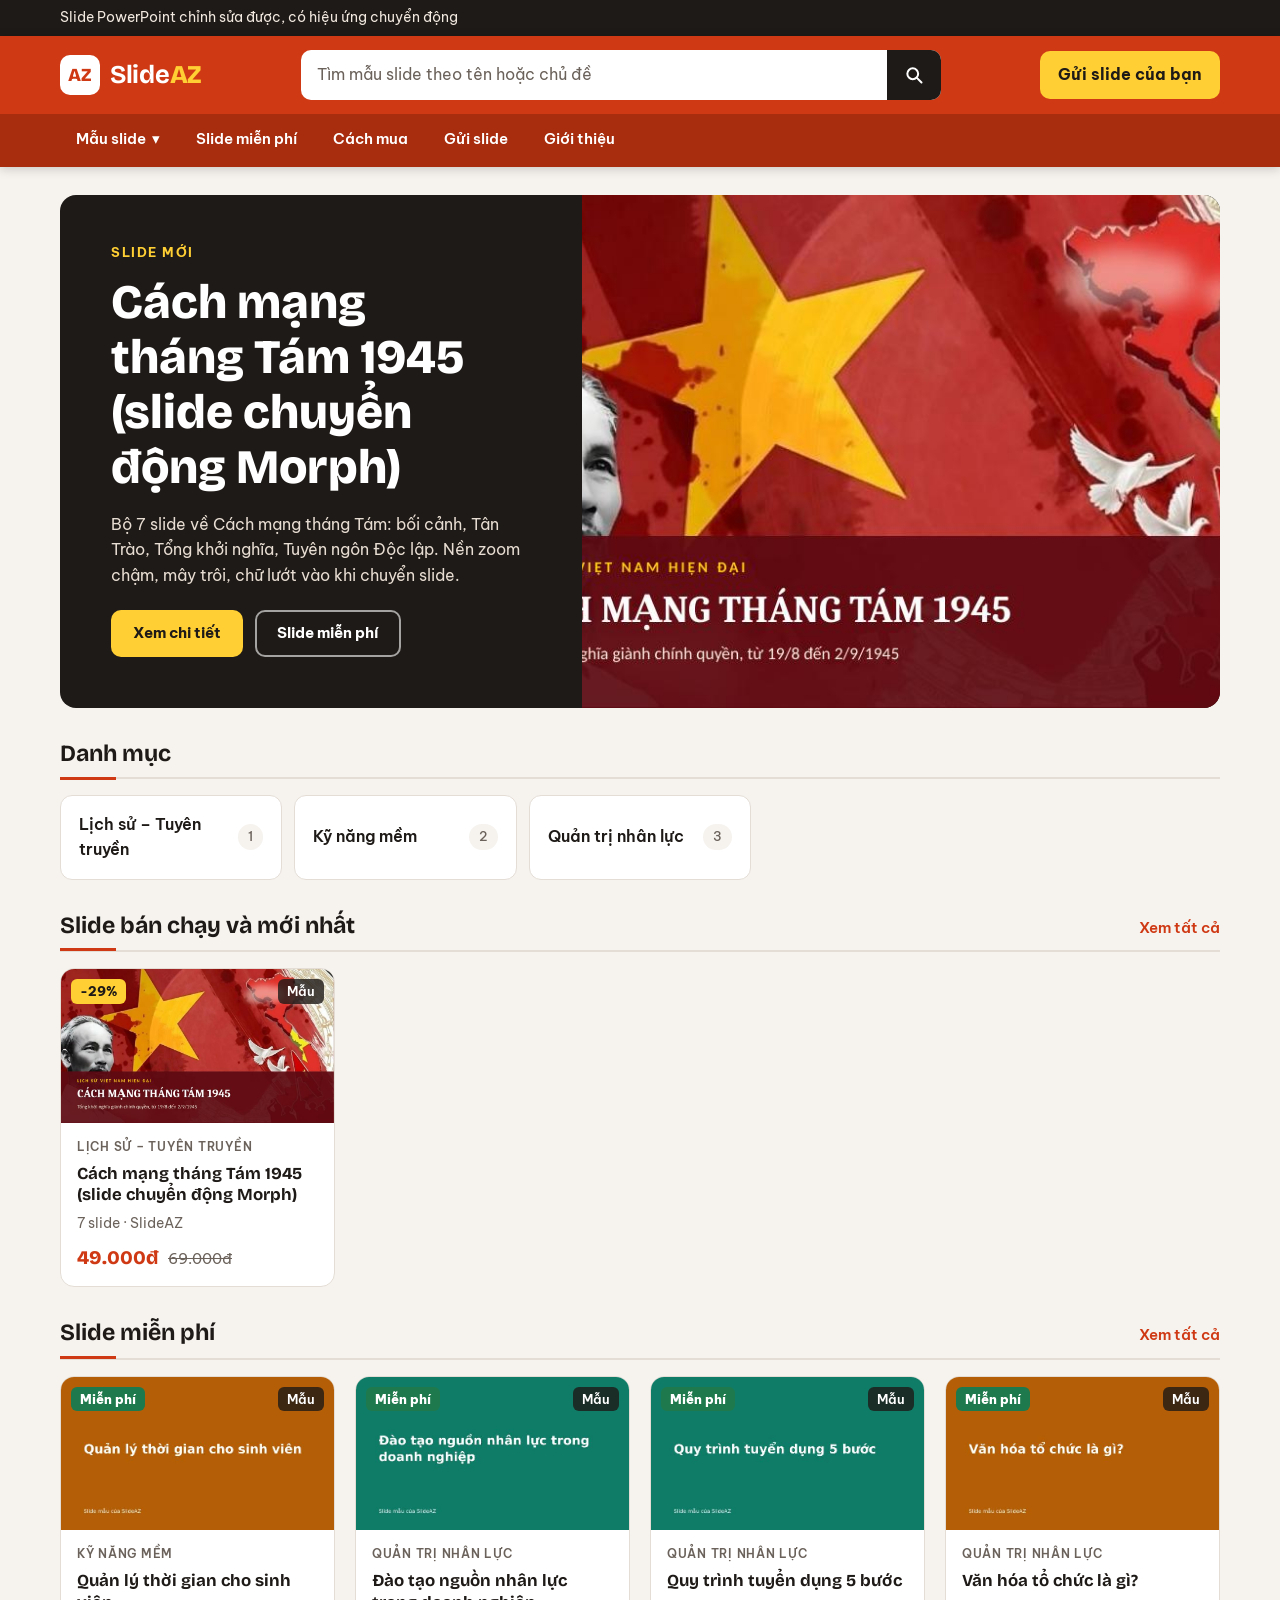
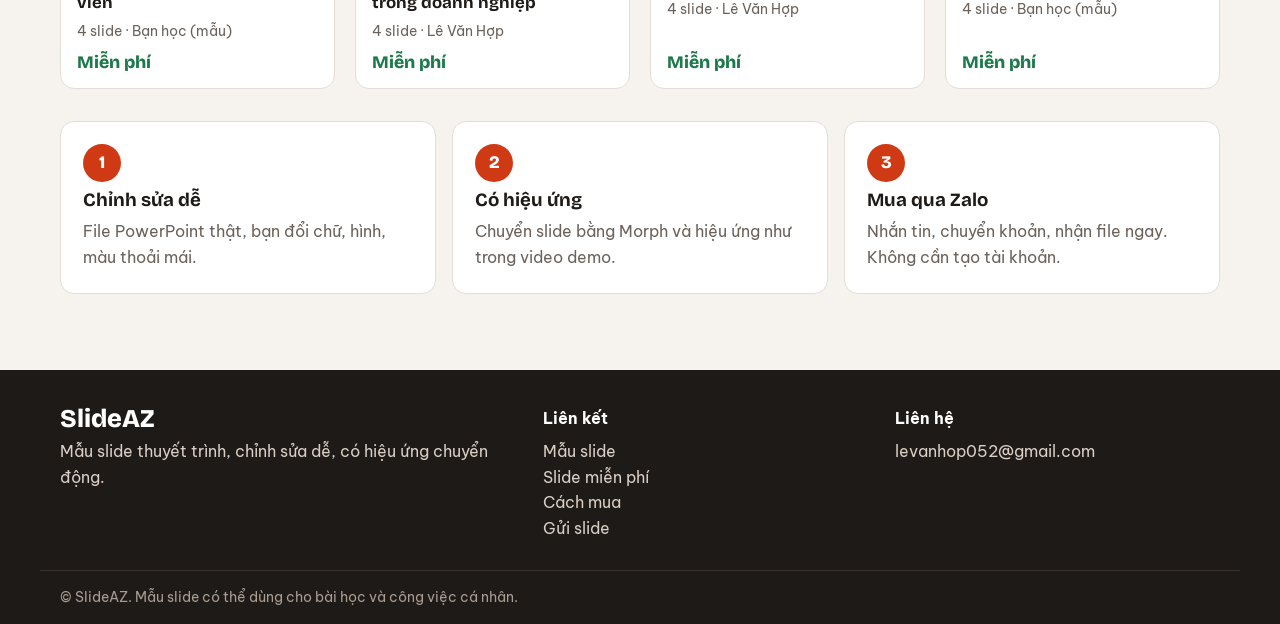
<file: index.html>
<!doctype html>
<html lang="vi">
<head>
  <meta charset="utf-8">
  <meta name="google-site-verification" content="nWclXbfkez8jk7Cz_8bxrauU-AhaGDhslzY2Kws5x5A" />
  <meta name="google-site-verification" content="x940_o5u7cMKrPMRGy73ZlWRi11cRajKL7i-rqTfwqo" />
  <meta name="viewport" content="width=device-width, initial-scale=1">
  <title>SlideAZ: mẫu slide thuyết trình đẹp, có hiệu ứng chuyển động</title>
  <meta name="description" content="SlideAZ bán và chia sẻ mẫu slide PowerPoint thuyết trình, có hiệu ứng chuyển động, chỉnh sửa dễ dàng. Có cả slide miễn phí.">
  <link rel="preconnect" href="https://fonts.googleapis.com">
  <link rel="preconnect" href="https://fonts.gstatic.com" crossorigin>
  <link href="https://fonts.googleapis.com/css2?family=Be+Vietnam+Pro:wght@400;500;600;700&family=Bricolage+Grotesque:opsz,wght@12..96,600;700;800&display=swap" rel="stylesheet">
  <link rel="stylesheet" href="style.css">
</head>
<body>

<!-- Dải trên cùng -->
<div class="strip">
  <div class="wrap strip-in">
    <p class="strip-note">Slide PowerPoint chỉnh sửa được, có hiệu ứng chuyển động</p>
    <div class="social" id="social"></div>
  </div>
</div>

<!-- Đầu trang -->
<header class="head">
  <div class="wrap head-in">
    <a class="logo" href="#home" aria-label="SlideAZ, về trang chủ"><span class="logo-mark" aria-hidden="true">AZ</span><span class="logo-name">Slide<b>AZ</b></span></a>
    <form class="search" id="search-form" role="search">
      <label class="sr-only" for="q">Tìm mẫu slide</label>
      <input id="q" type="search" placeholder="Tìm mẫu slide theo tên hoặc chủ đề" autocomplete="off">
      <button type="submit" aria-label="Tìm"><svg viewBox="0 0 24 24" width="20" height="20" aria-hidden="true"><circle cx="10.5" cy="10.5" r="6.5" fill="none" stroke="currentColor" stroke-width="2.4"/><path d="M15.5 15.5 21 21" stroke="currentColor" stroke-width="2.4" stroke-linecap="round"/></svg></button>
    </form>
    <a class="head-cta" href="#send">Gửi slide của bạn</a>
  </div>
  <nav class="nav" aria-label="Điều hướng chính">
    <div class="wrap nav-in">
      <div class="drop">
        <a href="#shop" data-view="shop">Mẫu slide <span aria-hidden="true">▾</span></a>
        <div class="drop-menu" id="drop-menu"></div>
      </div>
      <a href="#free" data-view="free">Slide miễn phí</a>
      <a href="#how" data-view="how">Cách mua</a>
      <a href="#send" data-view="send">Gửi slide</a>
      <a href="#about" data-view="about">Giới thiệu</a>
    </div>
  </nav>
</header>

<main class="wrap">

  <!-- TRANG CHỦ -->
  <section id="view-home" class="view" hidden>
    <div class="hero" id="hero"></div>

    <div class="block">
      <div class="block-head"><h2>Danh mục</h2></div>
      <div class="cats" id="cats"></div>
    </div>

    <div class="block">
      <div class="block-head"><h2>Slide bán chạy và mới nhất</h2><a href="#shop" class="more">Xem tất cả</a></div>
      <div class="grid" id="grid-paid"></div>
    </div>

    <div class="block">
      <div class="block-head"><h2>Slide miễn phí</h2><a href="#free" class="more">Xem tất cả</a></div>
      <div class="grid" id="grid-free"></div>
    </div>

    <div class="block why">
      <div class="why-item"><span class="why-no">1</span><h3>Chỉnh sửa dễ</h3><p>File PowerPoint thật, bạn đổi chữ, hình, màu thoải mái.</p></div>
      <div class="why-item"><span class="why-no">2</span><h3>Có hiệu ứng</h3><p>Chuyển slide bằng Morph và hiệu ứng như trong video demo.</p></div>
      <div class="why-item"><span class="why-no">3</span><h3>Mua qua Zalo</h3><p>Nhắn tin, chuyển khoản, nhận file ngay. Không cần tạo tài khoản.</p></div>
    </div>
  </section>

  <!-- CỬA HÀNG -->
  <section id="view-shop" class="view" hidden>
    <p class="crumb"><a href="#home">Trang chủ</a> / <span>Mẫu slide</span></p>
    <h1 class="page-title">Tất cả mẫu slide</h1>
    <div class="shop">
      <aside class="side" aria-label="Bộ lọc">
        <h2>Chủ đề</h2>
        <div class="side-list" id="side-topics"></div>
        <h2>Loại</h2>
        <div class="side-list" id="side-type"></div>
      </aside>
      <div class="shop-main">
        <div class="shop-bar">
          <p class="count" id="count" aria-live="polite"></p>
          <label class="sort"><span class="sr-only">Sắp xếp</span>
            <select id="sort">
              <option value="new">Mới nhất</option>
              <option value="low">Giá thấp đến cao</option>
              <option value="high">Giá cao đến thấp</option>
            </select>
          </label>
        </div>
        <div class="grid" id="grid-shop"></div>
      </div>
    </div>
  </section>

  <!-- MIỄN PHÍ -->
  <section id="view-free" class="view" hidden>
    <p class="crumb"><a href="#home">Trang chủ</a> / <span>Slide miễn phí</span></p>
    <h1 class="page-title">Slide miễn phí</h1>
    <p class="lead">Tải về dùng ngay, không cần đăng ký. Bạn cũng có thể gửi slide của mình để chia sẻ.</p>
    <div class="grid" id="grid-freeall"></div>
  </section>

  <!-- CHI TIẾT SẢN PHẨM -->
  <section id="view-product" class="view" hidden>
    <p class="crumb"><a href="#home">Trang chủ</a> / <a href="#shop">Mẫu slide</a> / <span id="p-crumb"></span></p>
    <div class="product">
      <div class="p-media">
        <div class="p-frame"><img id="p-img" alt=""></div>
        <p class="p-hint">Ảnh tổng hợp toàn bộ các slide trong bộ</p>
      </div>
      <div class="p-info">
        <h1 id="p-title"></h1>
        <p class="p-code" id="p-code"></p>
        <div class="p-price" id="p-price"></div>
        <p class="p-rights">Có thể dùng cho bài học và công việc cá nhân. Không bán lại, không đăng lại.</p>
        <div class="p-actions" id="p-actions"></div>
        <table class="specs" id="p-specs"></table>
      </div>
    </div>
    <div class="p-desc">
      <h2>Mô tả</h2>
      <p id="p-summary"></p>
    </div>
    <div class="p-viewer" id="p-viewer" hidden>
      <h2>Xem thử</h2>
      <iframe id="p-frame" class="frame" title="Khung xem slide" loading="lazy"></iframe>
    </div>
    <div class="block">
      <div class="block-head"><h2>Có thể bạn quan tâm</h2></div>
      <div class="grid" id="grid-related"></div>
    </div>
  </section>

  <!-- CÁCH MUA -->
  <section id="view-how" class="view" hidden>
    <p class="crumb"><a href="#home">Trang chủ</a> / <span>Cách mua</span></p>
    <h1 class="page-title">Cách mua slide</h1>
    <ol class="steps">
      <li><h3>Chọn mẫu</h3><p>Xem ảnh tổng hợp và video demo, chọn bộ slide bạn thích.</p></li>
      <li><h3>Nhắn tin cho SlideAZ</h3><p>Bấm nút Zalo hoặc Messenger ở trang sản phẩm, gửi mã sản phẩm (ví dụ SA-001).</p></li>
      <li><h3>Chuyển khoản</h3><p>Bạn nhận số tài khoản qua tin nhắn. Chuyển khoản xong, gửi ảnh xác nhận.</p></li>
      <li><h3>Nhận file</h3><p>Chúng mình gửi link tải file PowerPoint. Cần hỗ trợ sửa thì nhắn lại.</p></li>
    </ol>
    <div class="note">
      <h2>Lưu ý khi dùng</h2>
      <ul>
        <li>Hiệu ứng Morph cần PowerPoint bản 2019 hoặc Microsoft 365. Bản cũ vẫn mở được, chỉ chuyển slide bằng hiệu ứng mờ.</li>
        <li>Ảnh trong slide đã được kiểm tra nguồn. Nếu bạn thay ảnh khác, hãy dùng ảnh có quyền sử dụng.</li>
        <li>Chỉ dùng cho mục đích của bạn, vui lòng không bán lại hay đăng lại file.</li>
      </ul>
    </div>
  </section>

  <!-- GỬI SLIDE -->
  <section id="view-send" class="view" hidden>
    <p class="crumb"><a href="#home">Trang chủ</a> / <span>Gửi slide</span></p>
    <h1 class="page-title">Gửi slide của bạn</h1>
    <p class="lead">Slide được xem qua trước khi hiện lên trang, thường trong vài ngày.</p>
    <div class="submit">
      <ul class="rules">
        <li>Chỉ nhận file <strong>PDF</strong>, tối đa <strong>20 MB</strong>.</li>
        <li>Bạn là tác giả, hoặc được phép chia sẻ nội dung và hình ảnh trong slide.</li>
        <li>Kiểm tra lại số điện thoại, email, mã sinh viên trên trang bìa trước khi gửi.</li>
        <li>SlideAZ có thể từ chối hoặc gỡ slide không phù hợp.</li>
      </ul>
      <div class="submit-action" id="submit-action"></div>
    </div>
  </section>

  <!-- GIỚI THIỆU -->
  <section id="view-about" class="view" hidden>
    <p class="crumb"><a href="#home">Trang chủ</a> / <span>Giới thiệu</span></p>
    <h1 class="page-title">Giới thiệu SlideAZ</h1>
    <div class="prose">
      <p>SlideAZ là nơi chia sẻ và bán mẫu slide thuyết trình, từ bài học trên lớp đến slide có hiệu ứng chuyển động. Trang do <span data-owner></span> làm và duy trì.</p>
      <h2>Xem và tải</h2>
      <p>Slide miễn phí tải về dùng ngay. Slide bán có ảnh xem trước và video demo, mua qua Zalo hoặc Messenger.</p>
      <h2>Gỡ bài hoặc báo lỗi</h2>
      <p>Nếu slide của bạn bị đăng khi chưa được phép, hoặc có chỗ sai, hãy báo để bài được gỡ hoặc sửa.</p>
      <p id="contact-line" hidden>Liên hệ: <span id="contact-text"></span></p>
    </div>
  </section>

</main>

<footer class="foot">
  <div class="wrap foot-in">
    <div>
      <p class="foot-logo">SlideAZ</p>
      <p>Mẫu slide thuyết trình, chỉnh sửa dễ, có hiệu ứng chuyển động.</p>
    </div>
    <div>
      <p class="foot-h">Liên kết</p>
      <p><a href="#shop">Mẫu slide</a></p>
      <p><a href="#free">Slide miễn phí</a></p>
      <p><a href="#how">Cách mua</a></p>
      <p><a href="#send">Gửi slide</a></p>
    </div>
    <div>
      <p class="foot-h">Liên hệ</p>
      <p id="foot-contact"></p>
    </div>
  </div>
  <div class="wrap foot-copy"><p>© SlideAZ. Mẫu slide có thể dùng cho bài học và công việc cá nhân.</p></div>
</footer>

<script src="slides-data.js"></script>
<script src="app.js"></script>
</body>
</html>
</file>
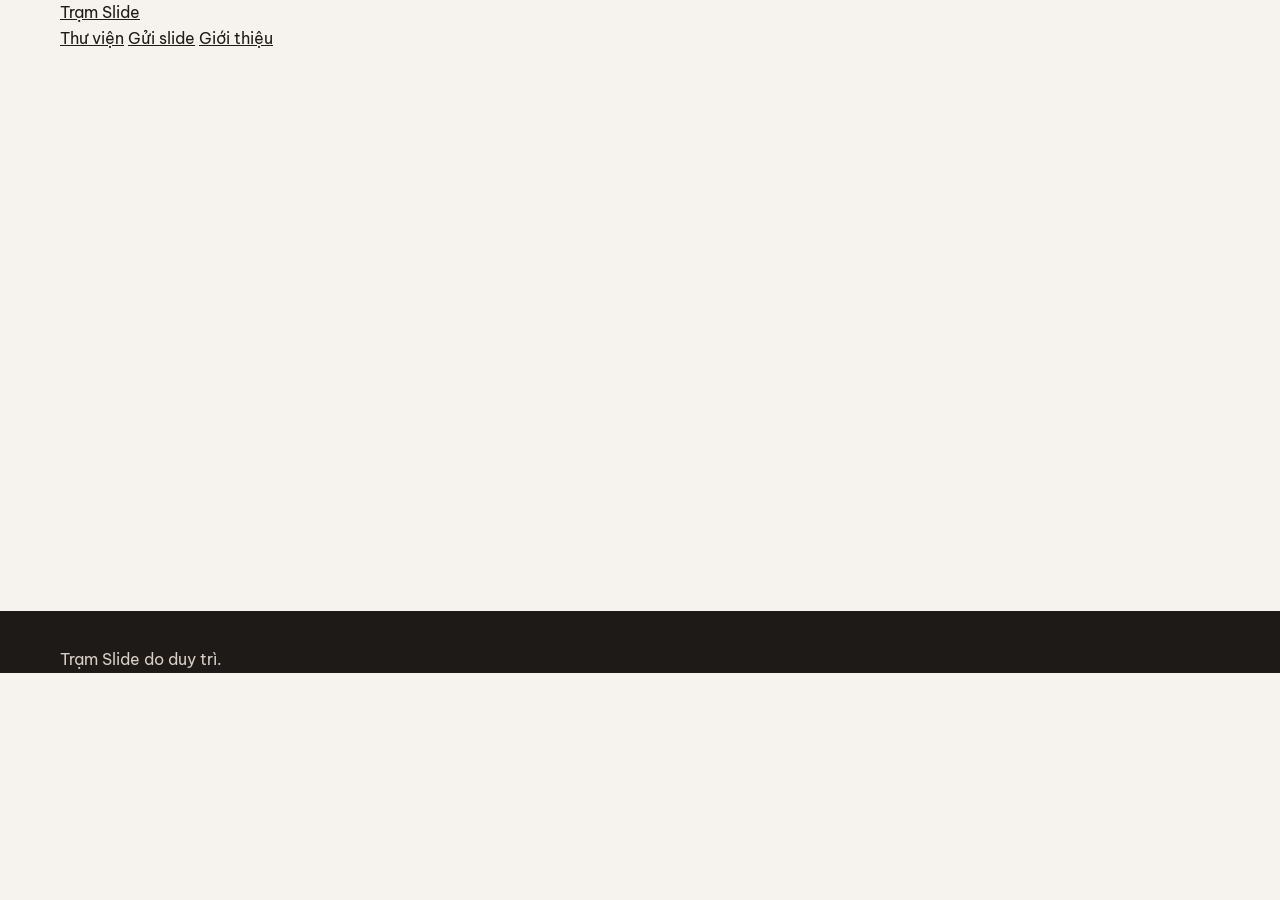
<file: index (1).html>
<!doctype html>
<html lang="vi">
<head>
  <meta charset="utf-8">
  <meta name="google-site-verification" content="nWclXbfkez8jk7Cz_8bxrauU-AhaGDhslzY2Kws5x5A" />
  <meta name="viewport" content="width=device-width, initial-scale=1">
  <title>Trạm Slide</title>
  <meta name="description" content="Nơi đăng và xem slide học tập. Ai cũng xem được, ai cũng gửi được.">
  <link rel="preconnect" href="https://fonts.googleapis.com">
  <link rel="preconnect" href="https://fonts.gstatic.com" crossorigin>
  <link href="https://fonts.googleapis.com/css2?family=Be+Vietnam+Pro:wght@400;500;600&family=Bricolage+Grotesque:opsz,wght@12..96,600;700&family=IBM+Plex+Mono:wght@400;500&display=swap" rel="stylesheet">
  <link rel="stylesheet" href="style.css">
</head>
<body>

<header class="top">
  <div class="wrap bar">
    <a class="brand" href="#home"><span class="mark" aria-hidden="true"></span>Trạm Slide</a>
    <nav aria-label="Điều hướng chính">
      <a href="#home" data-view="home">Thư viện</a>
      <a href="#send" data-view="send">Gửi slide</a>
      <a href="#about" data-view="about">Giới thiệu</a>
    </nav>
  </div>
</header>

<main class="wrap">

  <!-- THƯ VIỆN (TRANG CHỦ) -->
  <section id="view-home" class="view" hidden>
    <div class="hero">
      <h1>Slide học tập của mọi người, đặt ở một trạm.</h1>
      <p class="lead">Ai cũng xem được, ai cũng gửi được. Bấm vào một slide để xem ngay trên trang, hoặc tải file PDF về.</p>
    </div>

    <div class="toolbar">
      <label class="sr-only" for="q">Tìm slide</label>
      <input id="q" class="search" type="search" placeholder="Tìm theo tên slide, tác giả hoặc chủ đề" autocomplete="off">
      <div class="chips" id="chips" role="group" aria-label="Lọc theo chủ đề"></div>
    </div>

    <div>
      <p class="count" id="count" aria-live="polite"></p>
      <div class="board" id="board" role="list"></div>
    </div>
  </section>

  <!-- GỬI SLIDE -->
  <section id="view-send" class="view" hidden>
    <div class="page-head">
      <h1>Gửi slide của bạn</h1>
      <p class="lead">Slide được xem qua trước khi hiện lên thư viện, thường trong vài ngày.</p>
    </div>
    <div class="submit">
      <ul class="rules">
        <li>Chỉ nhận file <strong>PDF</strong>, tối đa <strong>20 MB</strong>.</li>
        <li>Bạn là tác giả, hoặc được phép chia sẻ nội dung và hình ảnh trong slide.</li>
        <li>Kiểm tra lại số điện thoại, email, mã sinh viên trên trang bìa trước khi gửi.</li>
        <li>Chủ trang có thể từ chối hoặc gỡ slide không phù hợp.</li>
      </ul>
      <div class="submit-action" id="submit-action"></div>
    </div>
  </section>

  <!-- GIỚI THIỆU -->
  <section id="view-about" class="view" hidden>
    <div class="page-head">
      <h1>Giới thiệu</h1>
    </div>
    <div class="prose">
      <p>Trạm Slide là nơi gom slide học tập về một chỗ để dễ tìm và dễ xem. Trang do <span data-owner></span> làm và duy trì.</p>
      <h2>Ai dùng được</h2>
      <p>Mọi người đều xem và tải slide miễn phí. Ai có slide muốn chia sẻ có thể gửi ở mục <em>Gửi slide</em>.</p>
      <h2>Xem và tải slide</h2>
      <p>Bấm vào một slide để xem ngay trên trang. Nút <em>Tải về</em> lưu file PDF vào máy. Nếu khung xem bị trống, dùng nút <em>Mở trong tab mới</em>.</p>
      <h2>Gỡ bài hoặc báo lỗi</h2>
      <p>Nếu slide của bạn bị đăng khi chưa được phép, hoặc có chỗ sai, hãy báo để bài được gỡ hoặc sửa.</p>
      <p id="contact-line" hidden>Liên hệ: <span id="contact-text"></span></p>
    </div>
  </section>

  <!-- XEM SLIDE -->
  <section id="view-viewer" class="view" hidden>
    <p class="back"><a href="#home">← Quay lại thư viện</a></p>
    <div class="viewer-head">
      <div class="viewer-title">
        <h1 id="viewer-title"></h1>
        <p class="meta" id="viewer-meta"></p>
        <p class="summary" id="viewer-summary"></p>
      </div>
      <div class="viewer-actions">
        <a class="btn primary" id="viewer-download" href="#" download>Tải về</a>
        <a class="btn" id="viewer-open" href="#" target="_blank" rel="noopener">Mở trong tab mới</a>
      </div>
    </div>
    <iframe id="viewer-frame" class="frame" title="Khung xem slide" loading="lazy"></iframe>
  </section>

</main>

<footer class="foot">
  <div class="wrap">Trạm Slide do <span data-owner></span> duy trì.</div>
</footer>

<script src="slides-data.js"></script>
<script src="app.js"></script>
</body>
</html>
</file>
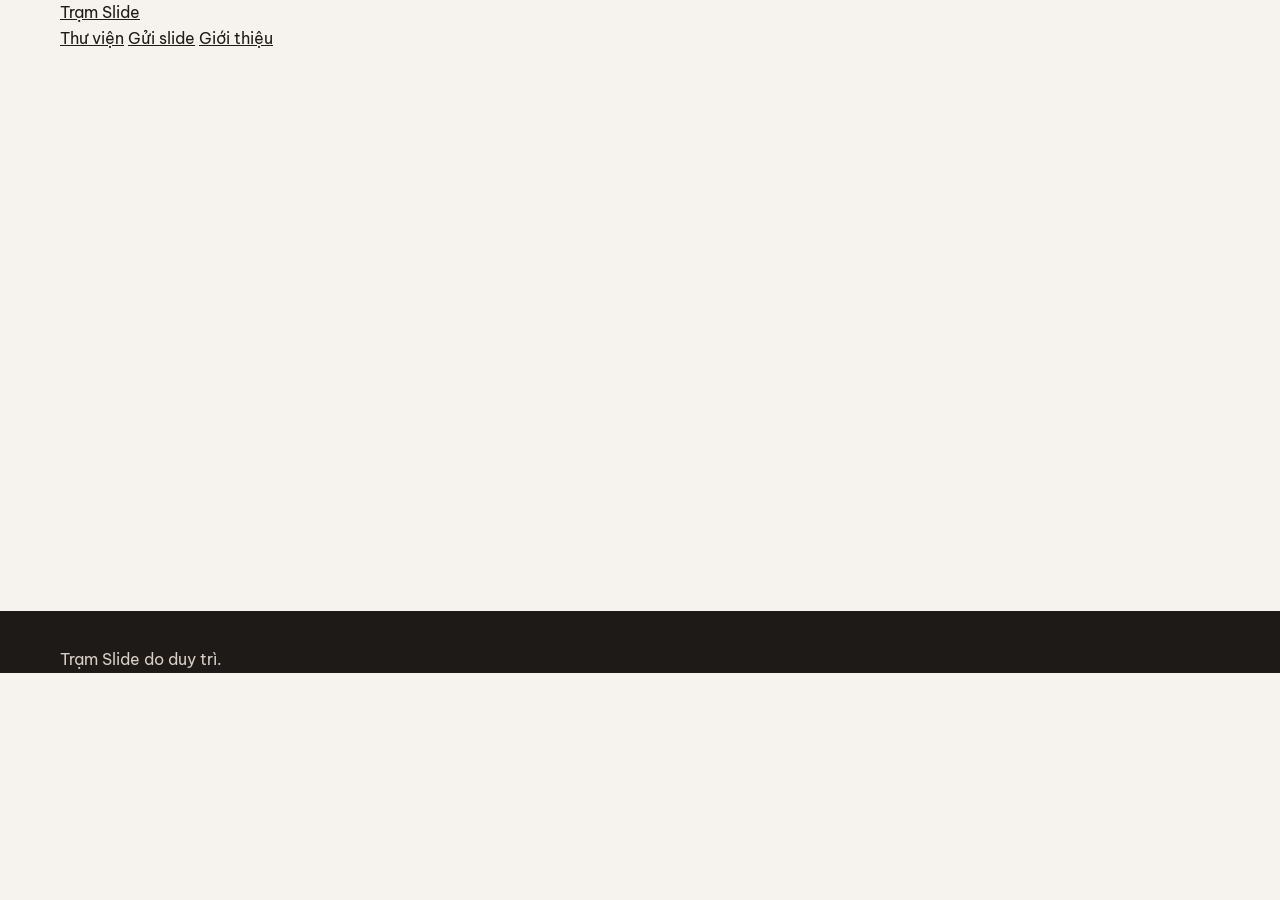
<file: index (2).html>
<!doctype html>
<html lang="vi">
<head>
  <meta charset="utf-8">
  <meta name="google-site-verification" content="nWclXbfkez8jk7Cz_8bxrauU-AhaGDhslzY2Kws5x5A" />
  <meta name="google-site-verification" content="nWclXbfkez8jk7Cz_8bxrauU-AhaGDhslzY2Kws5x5A" />
  <meta name="google-site-verification" content="x940_o5u7cMKrPMRGy73ZlWRi11cRajKL7i-rqTfwqo" />
  <meta name="viewport" content="width=device-width, initial-scale=1">
  <title>Trạm Slide</title>
  <meta name="description" content="Nơi đăng và xem slide học tập. Ai cũng xem được, ai cũng gửi được.">
  <link rel="preconnect" href="https://fonts.googleapis.com">
  <link rel="preconnect" href="https://fonts.gstatic.com" crossorigin>
  <link href="https://fonts.googleapis.com/css2?family=Be+Vietnam+Pro:wght@400;500;600&family=Bricolage+Grotesque:opsz,wght@12..96,600;700&family=IBM+Plex+Mono:wght@400;500&display=swap" rel="stylesheet">
  <link rel="stylesheet" href="style.css">
</head>
<body>

<header class="top">
  <div class="wrap bar">
    <a class="brand" href="#home"><span class="mark" aria-hidden="true"></span>Trạm Slide</a>
    <nav aria-label="Điều hướng chính">
      <a href="#home" data-view="home">Thư viện</a>
      <a href="#send" data-view="send">Gửi slide</a>
      <a href="#about" data-view="about">Giới thiệu</a>
    </nav>
  </div>
</header>

<main class="wrap">

  <!-- THƯ VIỆN (TRANG CHỦ) -->
  <section id="view-home" class="view" hidden>
    <div class="hero">
      <h1>Slide học tập của mọi người, đặt ở một trạm.</h1>
      <p class="lead">Ai cũng xem được, ai cũng gửi được. Bấm vào một slide để xem ngay trên trang, hoặc tải file PDF về.</p>
    </div>

    <div class="toolbar">
      <label class="sr-only" for="q">Tìm slide</label>
      <input id="q" class="search" type="search" placeholder="Tìm theo tên slide, tác giả hoặc chủ đề" autocomplete="off">
      <div class="chips" id="chips" role="group" aria-label="Lọc theo chủ đề"></div>
    </div>

    <div>
      <p class="count" id="count" aria-live="polite"></p>
      <div class="board" id="board" role="list"></div>
    </div>
  </section>

  <!-- GỬI SLIDE -->
  <section id="view-send" class="view" hidden>
    <div class="page-head">
      <h1>Gửi slide của bạn</h1>
      <p class="lead">Slide được xem qua trước khi hiện lên thư viện, thường trong vài ngày.</p>
    </div>
    <div class="submit">
      <ul class="rules">
        <li>Chỉ nhận file <strong>PDF</strong>, tối đa <strong>20 MB</strong>.</li>
        <li>Bạn là tác giả, hoặc được phép chia sẻ nội dung và hình ảnh trong slide.</li>
        <li>Kiểm tra lại số điện thoại, email, mã sinh viên trên trang bìa trước khi gửi.</li>
        <li>Chủ trang có thể từ chối hoặc gỡ slide không phù hợp.</li>
      </ul>
      <div class="submit-action" id="submit-action"></div>
    </div>
  </section>

  <!-- GIỚI THIỆU -->
  <section id="view-about" class="view" hidden>
    <div class="page-head">
      <h1>Giới thiệu</h1>
    </div>
    <div class="prose">
      <p>Trạm Slide là nơi gom slide học tập về một chỗ để dễ tìm và dễ xem. Trang do <span data-owner></span> làm và duy trì.</p>
      <h2>Ai dùng được</h2>
      <p>Mọi người đều xem và tải slide miễn phí. Ai có slide muốn chia sẻ có thể gửi ở mục <em>Gửi slide</em>.</p>
      <h2>Xem và tải slide</h2>
      <p>Bấm vào một slide để xem ngay trên trang. Nút <em>Tải về</em> lưu file PDF vào máy. Nếu khung xem bị trống, dùng nút <em>Mở trong tab mới</em>.</p>
      <h2>Gỡ bài hoặc báo lỗi</h2>
      <p>Nếu slide của bạn bị đăng khi chưa được phép, hoặc có chỗ sai, hãy báo để bài được gỡ hoặc sửa.</p>
      <p id="contact-line" hidden>Liên hệ: <span id="contact-text"></span></p>
    </div>
  </section>

  <!-- XEM SLIDE -->
  <section id="view-viewer" class="view" hidden>
    <p class="back"><a href="#home">← Quay lại thư viện</a></p>
    <div class="viewer-head">
      <div class="viewer-title">
        <h1 id="viewer-title"></h1>
        <p class="meta" id="viewer-meta"></p>
        <p class="summary" id="viewer-summary"></p>
      </div>
      <div class="viewer-actions">
        <a class="btn primary" id="viewer-download" href="#" download>Tải về</a>
        <a class="btn" id="viewer-open" href="#" target="_blank" rel="noopener">Mở trong tab mới</a>
      </div>
    </div>
    <iframe id="viewer-frame" class="frame" title="Khung xem slide" loading="lazy"></iframe>
  </section>

</main>

<footer class="foot">
  <div class="wrap">Trạm Slide do <span data-owner></span> duy trì.</div>
</footer>

<script src="slides-data.js"></script>
<script src="app.js"></script>
</body>
</html>
</file>
<file: style.css>
/*
  SlideAZ: giao diện cửa hàng.
  Đầu trang màu cam đỏ, nội dung nền sáng, thẻ sản phẩm trắng có ảnh lớn.
  Màu chính nằm ở :root, muốn đổi màu chỉ cần sửa các dòng đầu.
*/
:root {
  --brand: #CF3A15;
  --brand-deep: #A82C0E;
  --gold: #FFCF33;
  --ink: #1E1A17;
  --muted: #6B625B;
  --bg: #F6F3EF;
  --card: #FFFFFF;
  --rule: #E4DDD5;
  --zalo: #0068FF;
  --focus: #1D5FD1;
  --display: "Bricolage Grotesque", "Be Vietnam Pro", system-ui, sans-serif;
  --body: "Be Vietnam Pro", system-ui, -apple-system, "Segoe UI", sans-serif;
}
* { box-sizing: border-box; }
body { margin: 0; background: var(--bg); color: var(--ink); font: 400 16px/1.6 var(--body); }
a { color: inherit; }
img { max-width: 100%; display: block; }
:focus-visible { outline: 3px solid var(--focus); outline-offset: 2px; border-radius: 4px; }
.sr-only { position: absolute; width: 1px; height: 1px; margin: -1px; padding: 0; overflow: hidden; clip: rect(0 0 0 0); white-space: nowrap; border: 0; }
.wrap { max-width: 1200px; margin-inline: auto; padding-inline: 20px; }
h1, h2, h3 { font-family: var(--display); line-height: 1.15; margin: 0; text-wrap: balance; }
p { margin: 0; }
[hidden] { display: none !important; }

/* Dải trên cùng */
.strip { background: var(--ink); color: #F1E8DF; font-size: 0.85rem; }
.strip-in { display: flex; justify-content: space-between; align-items: center; gap: 16px; min-height: 36px; }
.social { display: flex; gap: 14px; }
.social a { text-decoration: none; font-weight: 600; opacity: 0.9; }
.social a:hover { opacity: 1; text-decoration: underline; }

/* Đầu trang */
.head { background: var(--brand); color: #fff; position: sticky; top: 0; z-index: 20; box-shadow: 0 2px 10px rgba(0, 0, 0, 0.18); }
.head-in { display: grid; grid-template-columns: auto minmax(0, 1fr) auto; gap: 16px 28px; align-items: center; padding-block: 14px; }
.logo { display: inline-flex; align-items: center; gap: 10px; text-decoration: none; color: #fff; }
.logo-mark { width: 40px; height: 40px; border-radius: 10px; background: #fff; color: var(--brand); display: grid; place-items: center; font: 800 1.15rem/1 var(--display); letter-spacing: -0.02em; }
.logo-name { font: 700 1.6rem/1 var(--display); letter-spacing: -0.01em; }
.logo-name b { font-weight: 800; color: var(--gold); }
.search { display: flex; background: #fff; border-radius: 10px; overflow: hidden; max-width: 640px; width: 100%; justify-self: center; }
.search input { flex: 1; min-width: 0; border: 0; padding: 12px 16px; font: inherit; color: var(--ink); background: transparent; }
.search input::placeholder { color: var(--muted); }
.search button { border: 0; background: var(--ink); color: #fff; width: 54px; cursor: pointer; display: grid; place-items: center; }
.search button:hover { background: #000; }
.head-cta { background: var(--gold); color: var(--ink); text-decoration: none; font-weight: 700; padding: 11px 18px; border-radius: 10px; white-space: nowrap; }
.head-cta:hover { background: #FFDB66; }

.nav { background: var(--brand-deep); }
.nav-in { display: flex; flex-wrap: wrap; gap: 0 4px; }
.nav a { display: inline-flex; align-items: center; gap: 6px; color: #fff; text-decoration: none; font-weight: 600; font-size: 0.95rem; padding: 13px 16px; border-bottom: 3px solid transparent; }
.nav a:hover { background: rgba(255, 255, 255, 0.1); }
.nav a[aria-current="page"] { border-bottom-color: var(--gold); }
.drop { position: relative; }
.drop-menu { display: none; position: absolute; left: 0; top: 100%; min-width: 260px; background: #fff; color: var(--ink); border-radius: 0 0 10px 10px; box-shadow: 0 14px 30px rgba(0, 0, 0, 0.2); padding: 8px; z-index: 30; }
.drop:hover .drop-menu, .drop:focus-within .drop-menu { display: block; }
.drop-menu a { color: var(--ink); display: flex; justify-content: space-between; padding: 10px 12px; border-radius: 6px; border: 0; font-weight: 500; }
.drop-menu a:hover { background: #FBEDE7; }
.drop-menu small { color: var(--muted); font-weight: 400; }

main { padding-block: 28px 56px; min-height: 60vh; }
.view { display: flex; flex-direction: column; gap: 32px; }
.crumb { font-size: 0.9rem; color: var(--muted); }
.crumb a { color: var(--brand); text-decoration: none; }
.crumb a:hover { text-decoration: underline; }
.page-title { font-size: clamp(1.7rem, 4vw, 2.4rem); margin-top: -12px; }
.lead { color: var(--muted); max-width: 62ch; margin-top: -16px; }

/* Banner */
.hero { display: grid; grid-template-columns: minmax(0, 0.9fr) minmax(0, 1.1fr); background: var(--ink); color: #fff; border-radius: 16px; overflow: hidden; min-height: 300px; }
.hero-text { padding: clamp(24px, 4vw, 52px); display: flex; flex-direction: column; justify-content: center; gap: 16px; }
.hero-tag { font: 700 0.8rem/1 var(--body); letter-spacing: 0.12em; color: var(--gold); text-transform: uppercase; }
.hero h1 { font-size: clamp(1.9rem, 4.2vw, 3rem); font-weight: 800; }
.hero p { color: #E8DDD2; max-width: 46ch; }
.hero-actions { display: flex; flex-wrap: wrap; gap: 12px; margin-top: 6px; }
.hero-img { position: relative; background: #3a2c26; }
.hero-img img { width: 100%; height: 100%; object-fit: cover; }

/* Nút */
.btn { display: inline-flex; align-items: center; justify-content: center; gap: 8px; padding: 12px 20px; border-radius: 10px; font: 700 0.95rem/1.2 var(--body); text-decoration: none; cursor: pointer; border: 2px solid transparent; text-align: center; }
.btn.primary { background: var(--brand); color: #fff; }
.btn.primary:hover { background: var(--brand-deep); }
.btn.gold { background: var(--gold); color: var(--ink); }
.btn.gold:hover { background: #FFDB66; }
.btn.zalo { background: var(--zalo); color: #fff; }
.btn.zalo:hover { background: #0052CC; }
.btn.dark { background: var(--ink); color: #fff; }
.btn.dark:hover { background: #000; }
.btn.line { background: transparent; color: var(--ink); border-color: var(--ink); }
.btn.line:hover { background: var(--ink); color: #fff; }
.btn[aria-disabled="true"] { opacity: 0.45; cursor: not-allowed; }
.btn.line-light { background: transparent; color: #fff; border-color: rgba(255, 255, 255, 0.6); }
.btn.line-light:hover { background: rgba(255, 255, 255, 0.12); }

/* Khối */
.block { display: flex; flex-direction: column; gap: 16px; }
.block-head { display: flex; justify-content: space-between; align-items: baseline; gap: 16px; border-bottom: 2px solid var(--rule); padding-bottom: 10px; }
.block-head h2 { font-size: 1.45rem; position: relative; }
.block-head h2::after { content: ""; display: block; width: 56px; height: 3px; background: var(--brand); position: absolute; left: 0; bottom: -13px; }
.more { color: var(--brand); font-weight: 600; text-decoration: none; font-size: 0.95rem; }
.more:hover { text-decoration: underline; }

.cats { display: grid; grid-template-columns: repeat(auto-fill, minmax(220px, 1fr)); gap: 12px; }
.cat { display: flex; justify-content: space-between; align-items: center; gap: 12px; background: var(--card); border: 1.5px solid var(--rule); border-radius: 12px; padding: 16px 18px; text-decoration: none; font-weight: 600; }
.cat:hover { border-color: var(--brand); color: var(--brand); }
.cat small { font-weight: 500; color: var(--muted); background: var(--bg); border-radius: 999px; padding: 2px 10px; }

/* Thẻ sản phẩm */
.grid { display: grid; grid-template-columns: repeat(auto-fill, minmax(250px, 1fr)); gap: 20px; }
.card { background: var(--card); border: 1px solid var(--rule); border-radius: 14px; overflow: hidden; text-decoration: none; display: flex; flex-direction: column; transition: box-shadow 0.2s, transform 0.2s; }
.card:hover { box-shadow: 0 12px 28px rgba(60, 30, 10, 0.14); transform: translateY(-3px); }
.card-img { position: relative; aspect-ratio: 16 / 9; background: #EDE6DE; overflow: hidden; }
.card-img img { width: 100%; height: 100%; object-fit: cover; }
.badge { position: absolute; top: 10px; left: 10px; background: var(--gold); color: var(--ink); font: 800 0.8rem/1 var(--body); padding: 6px 9px; border-radius: 6px; }
.badge.free { background: #1E7A4C; color: #fff; }
.badge.sample { left: auto; right: 10px; background: rgba(30, 26, 23, 0.8); color: #fff; font-weight: 600; }
.card-body { padding: 14px 16px 16px; display: flex; flex-direction: column; gap: 6px; flex: 1; }
.card-topic { font-size: 0.78rem; color: var(--muted); text-transform: uppercase; letter-spacing: 0.06em; font-weight: 600; }
.card-title { font: 700 1.05rem/1.3 var(--display); }
.card:hover .card-title { color: var(--brand); }
.card-meta { color: var(--muted); font-size: 0.88rem; }
.price { margin-top: auto; padding-top: 6px; display: flex; align-items: baseline; gap: 10px; flex-wrap: wrap; }
.price .now { font: 800 1.2rem/1 var(--display); color: var(--brand); }
.price .old { color: var(--muted); text-decoration: line-through; font-size: 0.92rem; }
.price .free-t { font: 800 1.1rem/1 var(--display); color: #1E7A4C; }

/* Lý do chọn */
.why { display: grid; grid-template-columns: repeat(auto-fit, minmax(240px, 1fr)); gap: 16px; border: 0; }
.why-item { background: var(--card); border: 1px solid var(--rule); border-radius: 14px; padding: 22px; display: flex; flex-direction: column; gap: 8px; }
.why-no { width: 38px; height: 38px; border-radius: 50%; background: var(--brand); color: #fff; display: grid; place-items: center; font: 800 1.1rem/1 var(--display); }
.why-item p { color: var(--muted); }

/* Cửa hàng */
.shop { display: grid; grid-template-columns: 240px minmax(0, 1fr); gap: 28px; align-items: start; }
.side { background: var(--card); border: 1px solid var(--rule); border-radius: 14px; padding: 18px; display: flex; flex-direction: column; gap: 10px; position: sticky; top: 150px; }
.side h2 { font-size: 1rem; margin-top: 8px; }
.side h2:first-child { margin-top: 0; }
.side-list { display: flex; flex-direction: column; gap: 2px; }
.side-btn { text-align: left; font: 500 0.95rem/1.3 var(--body); background: transparent; border: 0; padding: 9px 10px; border-radius: 8px; cursor: pointer; color: var(--ink); display: flex; justify-content: space-between; gap: 8px; }
.side-btn:hover { background: var(--bg); }
.side-btn[aria-pressed="true"] { background: #FBEDE7; color: var(--brand-deep); font-weight: 700; }
.shop-bar { display: flex; justify-content: space-between; align-items: center; gap: 16px; margin-bottom: 16px; }
.count { color: var(--muted); font-size: 0.92rem; }
.sort select { font: inherit; padding: 9px 12px; border: 1.5px solid var(--rule); border-radius: 8px; background: var(--card); color: var(--ink); }
.empty { padding: 28px; background: var(--card); border: 1px dashed var(--rule); border-radius: 12px; color: var(--muted); }

/* Trang sản phẩm */
.product { display: grid; grid-template-columns: minmax(0, 1.15fr) minmax(0, 1fr); gap: 32px; align-items: start; }
.p-frame { background: var(--card); border: 1px solid var(--rule); border-radius: 14px; padding: 10px; }
.p-frame img { width: 100%; border-radius: 8px; }
.p-hint { color: var(--muted); font-size: 0.85rem; margin-top: 8px; }
.p-info { display: flex; flex-direction: column; gap: 14px; }
.p-info h1 { font-size: clamp(1.5rem, 3vw, 2.1rem); }
.p-code { display: inline-block; align-self: flex-start; background: #EAF1FB; color: #1B4A8A; font: 600 0.85rem/1 var(--body); padding: 6px 10px; border-radius: 6px; }
.p-price { display: flex; align-items: baseline; gap: 14px; flex-wrap: wrap; }
.p-price .now { font: 800 2.1rem/1 var(--display); color: var(--brand); }
.p-price .old { color: var(--muted); text-decoration: line-through; font-size: 1.1rem; }
.p-price .off { background: var(--gold); font: 800 0.85rem/1 var(--body); padding: 6px 9px; border-radius: 6px; }
.p-price .free-t { font: 800 2rem/1 var(--display); color: #1E7A4C; }
.p-rights { color: var(--brand-deep); font-weight: 600; font-size: 0.92rem; padding-left: 26px; position: relative; }
.p-rights::before { content: "✔"; position: absolute; left: 0; color: var(--brand); }
.p-actions { display: flex; flex-wrap: wrap; gap: 10px; }
.p-actions .btn { flex: 1 1 200px; }
.p-note { color: var(--muted); font-size: 0.88rem; width: 100%; }
.specs { width: 100%; border-collapse: collapse; background: var(--card); border: 1px solid var(--rule); border-radius: 12px; overflow: hidden; }
.specs th, .specs td { text-align: left; padding: 11px 14px; border-bottom: 1px solid var(--rule); vertical-align: top; }
.specs tr:last-child th, .specs tr:last-child td { border-bottom: 0; }
.specs th { width: 38%; font-weight: 700; background: #FAF7F3; }
.p-desc { display: flex; flex-direction: column; gap: 10px; max-width: 70ch; }
.p-desc h2, .p-viewer h2 { font-size: 1.35rem; }
.p-viewer { display: flex; flex-direction: column; gap: 12px; }
.frame { width: 100%; aspect-ratio: 16 / 10; min-height: 360px; border: 1.5px solid var(--rule); border-radius: 10px; background: var(--card); }

/* Các trang chữ */
.steps { counter-reset: s; list-style: none; margin: 0; padding: 0; display: grid; grid-template-columns: repeat(auto-fit, minmax(230px, 1fr)); gap: 16px; }
.steps li { counter-increment: s; background: var(--card); border: 1px solid var(--rule); border-radius: 14px; padding: 22px; display: flex; flex-direction: column; gap: 8px; }
.steps li::before { content: counter(s); width: 38px; height: 38px; border-radius: 50%; background: var(--brand); color: #fff; display: grid; place-items: center; font: 800 1.1rem/1 var(--display); }
.steps p { color: var(--muted); }
.note { background: #FFF6DD; border: 1px solid #F0DC9A; border-radius: 12px; padding: 20px 22px; display: flex; flex-direction: column; gap: 10px; max-width: 760px; }
.note ul { margin: 0; padding-left: 1.2em; display: flex; flex-direction: column; gap: 6px; }
.prose { display: flex; flex-direction: column; gap: 14px; max-width: 62ch; }
.prose h2 { font-size: 1.2rem; padding-top: 10px; }
.submit { display: grid; grid-template-columns: minmax(0, 1fr) auto; gap: 20px 32px; align-items: start; padding: 22px; background: var(--card); border: 2px solid var(--brand); border-radius: 14px; max-width: 840px; }
.rules { margin: 0; padding-left: 1.2em; display: flex; flex-direction: column; gap: 8px; max-width: 62ch; }
.submit-action { display: flex; flex-direction: column; gap: 8px; max-width: 260px; }
.hint { color: var(--muted); font-size: 0.88rem; }

/* Chân trang */
.foot { background: var(--ink); color: #D9CFC5; padding-block: 36px 0; margin-top: 20px; }
.foot-in { display: grid; grid-template-columns: 1.4fr 1fr 1fr; gap: 28px; padding-bottom: 28px; }
.foot-logo { font: 800 1.6rem/1 var(--display); color: #fff; margin-bottom: 8px; }
.foot-h { font-weight: 700; color: #fff; margin-bottom: 8px; }
.foot a { text-decoration: none; }
.foot a:hover { text-decoration: underline; }
.foot-copy { border-top: 1px solid #3a322d; padding-block: 16px; font-size: 0.85rem; color: #A99D92; }

@media (max-width: 900px) {
  .head-in { grid-template-columns: auto minmax(0, 1fr); }
  .head-cta { display: none; }
  .search { grid-column: 1 / -1; order: 3; max-width: none; }
  .hero { grid-template-columns: 1fr; }
  .hero-img { aspect-ratio: 16 / 9; }
  .shop { grid-template-columns: 1fr; }
  .side { position: static; }
  .product { grid-template-columns: 1fr; }
  .foot-in { grid-template-columns: 1fr; }
  .submit { grid-template-columns: 1fr; }
  .strip-note { display: none; }
  .drop-menu { display: none !important; }
}
@media (prefers-reduced-motion: reduce) { * { transition: none !important; } }
</file>
